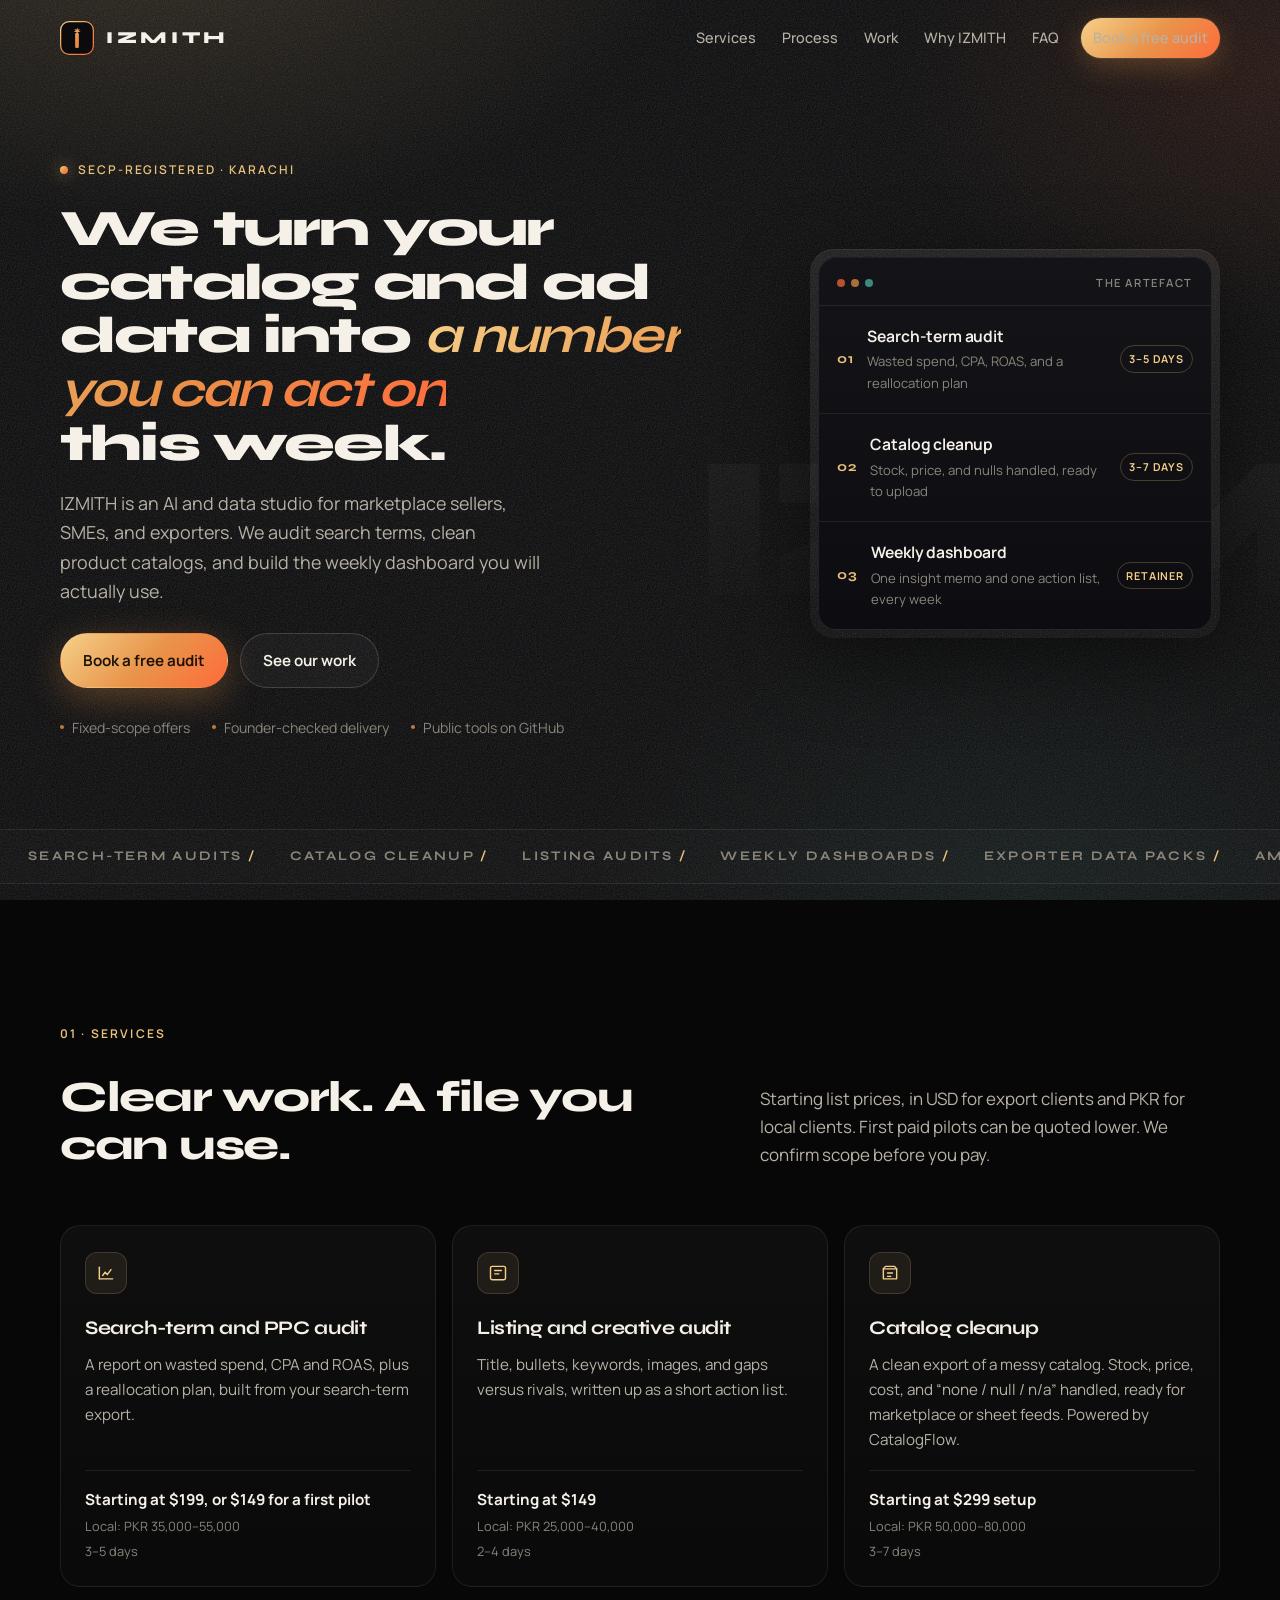
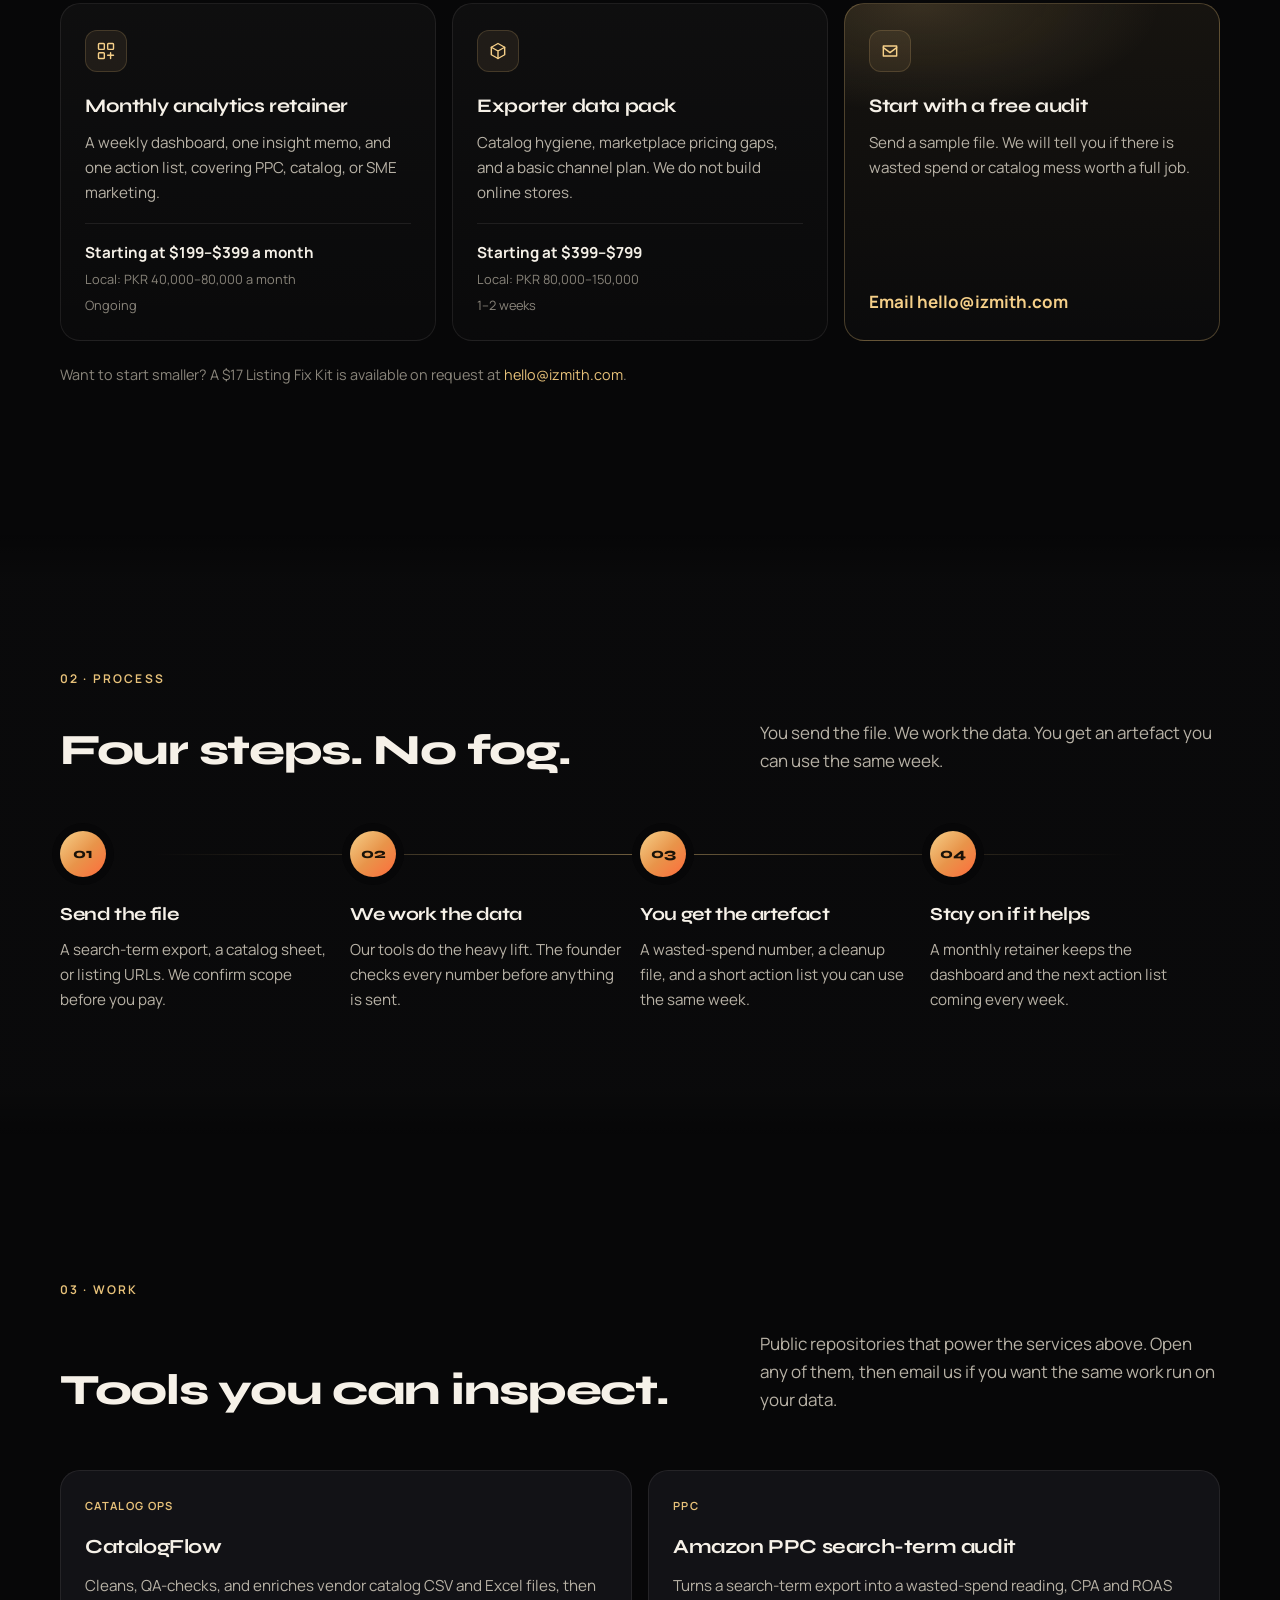
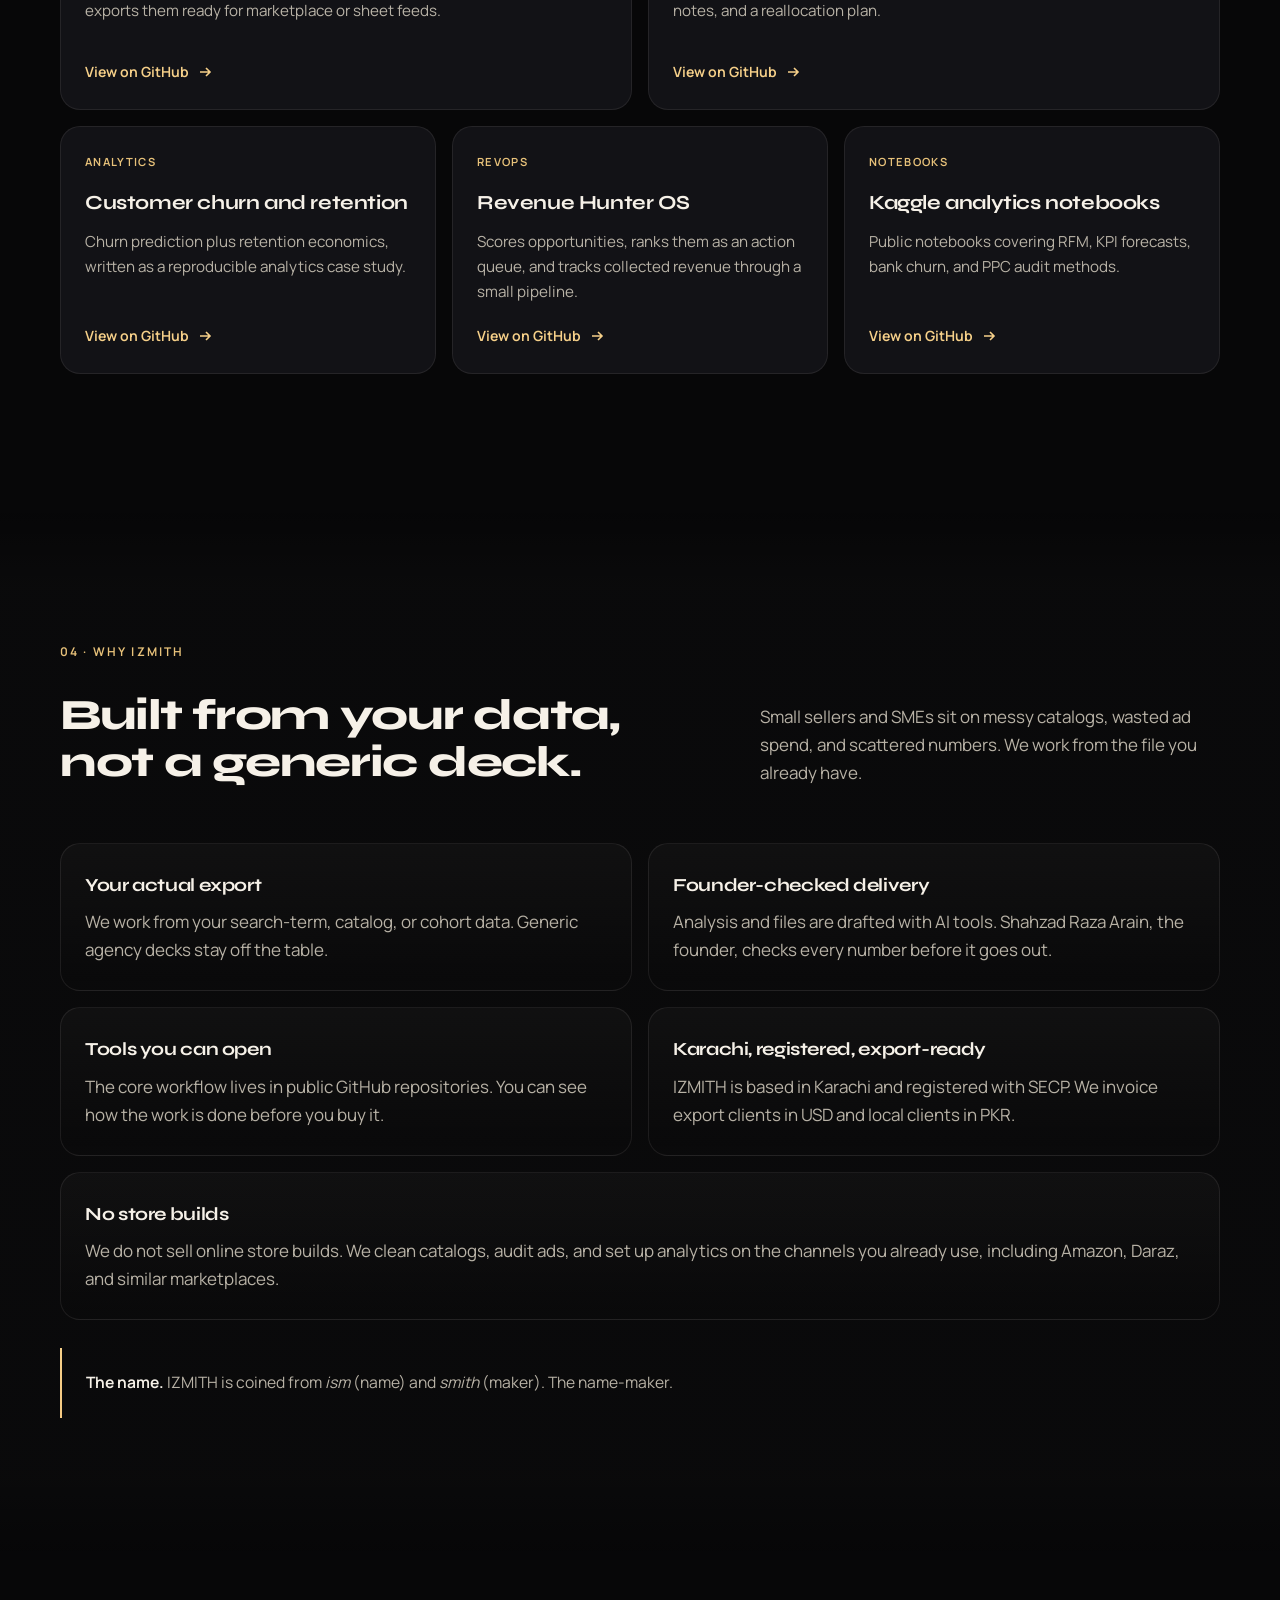
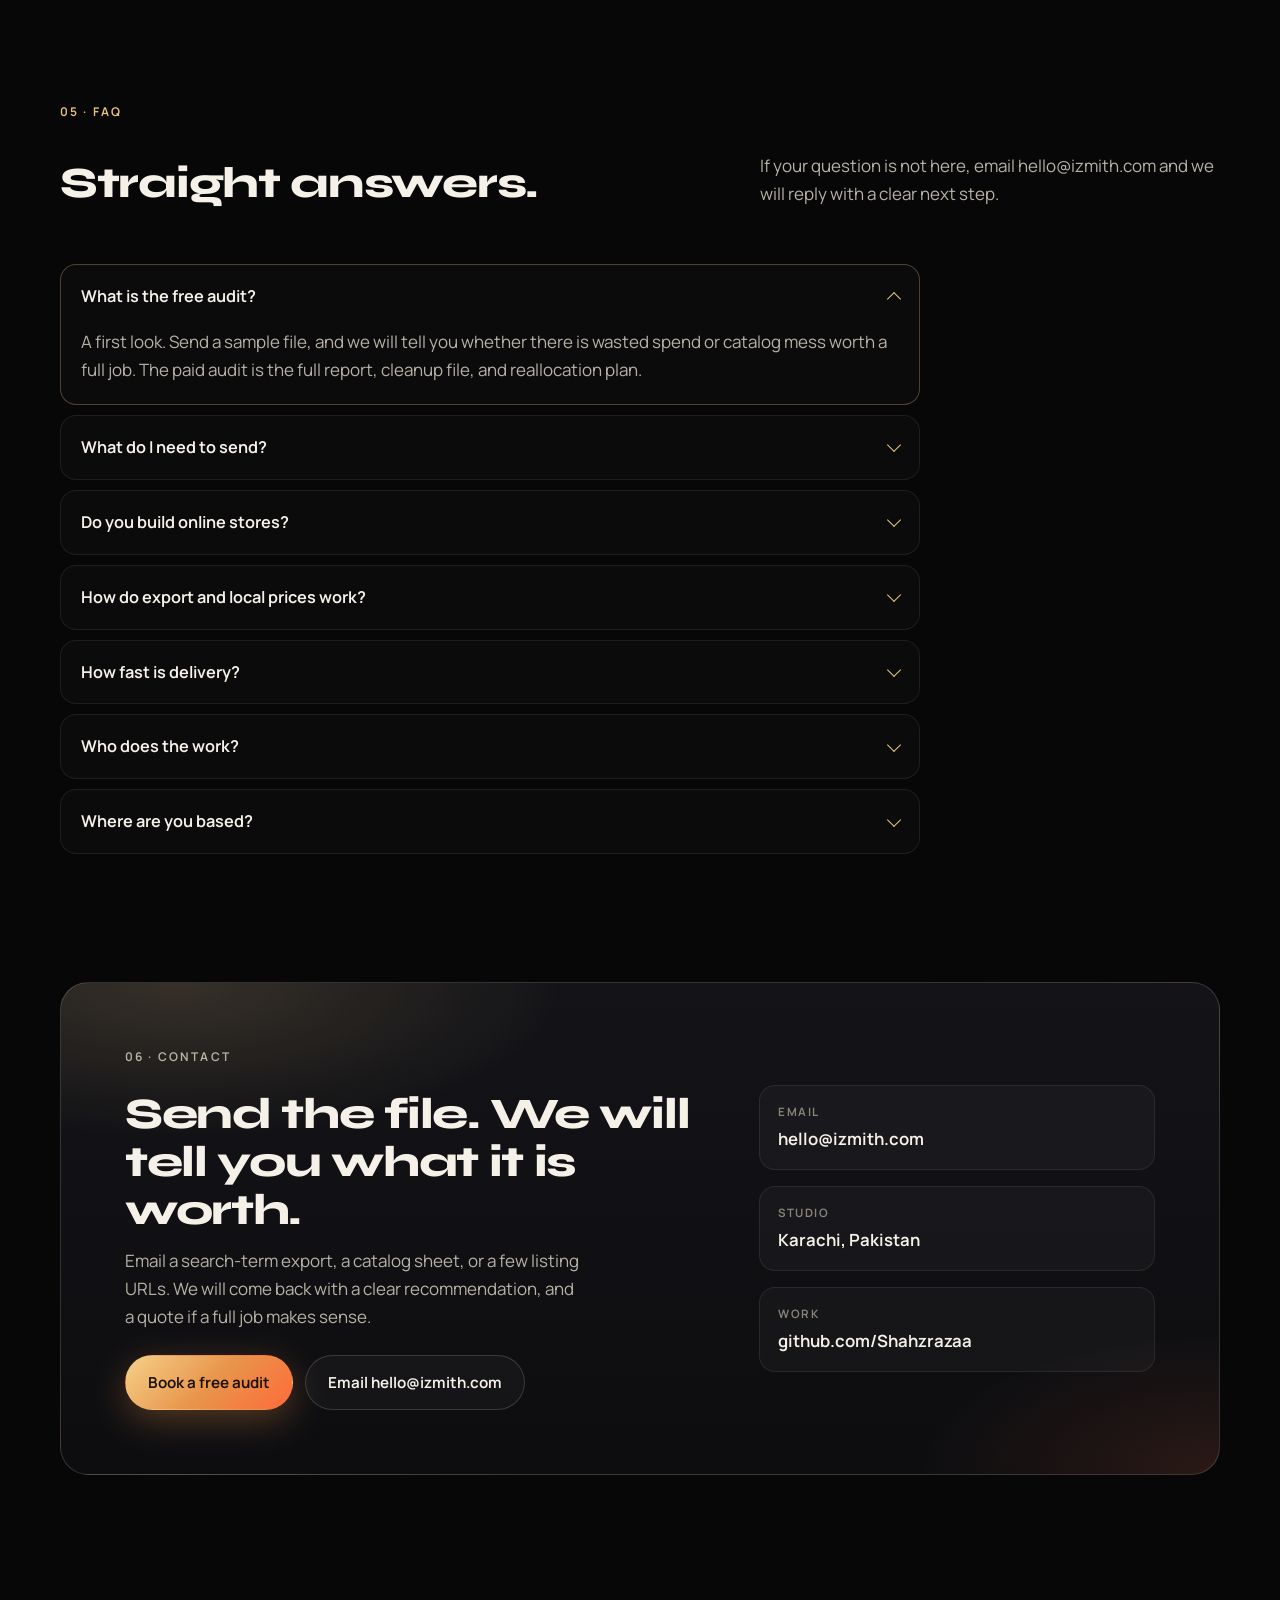
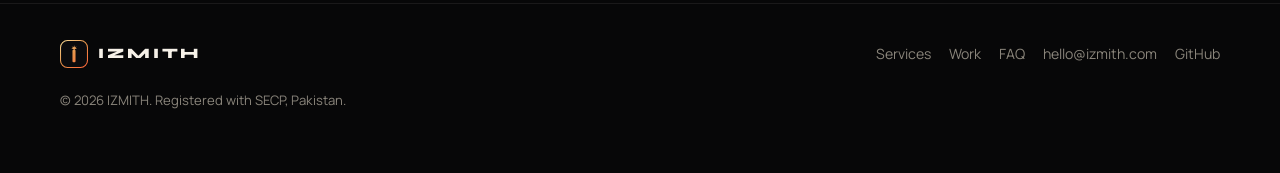
<file: index.html>
<!DOCTYPE html>
<html lang="en">
<head>
  <meta charset="utf-8">
  <meta name="viewport" content="width=device-width, initial-scale=1">
  <title>IZMITH | Catalog, ads, and analytics you can use this week</title>
  <meta name="description" content="IZMITH is an SECP-registered AI and data studio in Karachi. We audit marketplace search terms, clean product catalogs, and build weekly dashboards for sellers, SMEs, and exporters.">
  <meta name="theme-color" content="#070708">
  <meta name="color-scheme" content="dark">
  <link rel="canonical" href="https://izmith.com/">
  <link rel="icon" type="image/svg+xml" href="assets/img/favicon.svg">
  <link rel="icon" type="image/png" sizes="32x32" href="assets/img/favicon-32.png">
  <link rel="apple-touch-icon" href="assets/img/apple-touch-icon.png">
  <meta property="og:type" content="website">
  <meta property="og:site_name" content="IZMITH">
  <meta property="og:title" content="IZMITH | Catalog, ads, and analytics you can use this week">
  <meta property="og:description" content="SECP-registered AI and data studio in Karachi. Search-term audits, catalog cleanup, and weekly dashboards for sellers, SMEs, and exporters.">
  <meta property="og:url" content="https://izmith.com/">
  <meta property="og:image" content="https://izmith.com/assets/img/og.png">
  <meta property="og:image:width" content="1200">
  <meta property="og:image:height" content="630">
  <meta name="twitter:card" content="summary_large_image">
  <meta name="twitter:title" content="IZMITH | Catalog, ads, and analytics you can use this week">
  <meta name="twitter:description" content="SECP-registered AI and data studio in Karachi. Search-term audits, catalog cleanup, and weekly dashboards.">
  <meta name="twitter:image" content="https://izmith.com/assets/img/og.png">
  <link rel="preconnect" href="https://fonts.googleapis.com">
  <link rel="preconnect" href="https://fonts.gstatic.com" crossorigin>
  <link rel="stylesheet" href="https://fonts.googleapis.com/css2?family=Manrope:wght@400;500;600;700;800&family=Syne:ital,wght@0,600;0,700;0,800;1,700&display=swap">
  <link rel="stylesheet" href="assets/css/style.css">
  <script type="application/ld+json">
  {
    "@context": "https://schema.org",
    "@type": "Organization",
    "name": "IZMITH",
    "legalName": "IZMITH (Private) Limited",
    "url": "https://izmith.com",
    "email": "hello@izmith.com",
    "description": "AI and data studio for catalog cleanup, marketplace ad audits, and weekly analytics dashboards.",
    "address": {
      "@type": "PostalAddress",
      "addressLocality": "Karachi",
      "addressCountry": "PK"
    }
  }
  </script>
</head>
<body>
  <div class="page-bg" aria-hidden="true"></div>
  <a class="skip" href="#main">Skip to content</a>

  <header class="site-header">
    <div class="wrap nav">
      <a class="brand" href="#top" aria-label="IZMITH home">
        <img src="assets/img/logo.svg" width="34" height="34" alt="">
        <span class="brand-name">IZMITH</span>
      </a>
      <button class="nav-toggle" type="button" aria-expanded="false" aria-controls="nav-panel" aria-label="Open menu">
        <span class="nav-toggle-bars" aria-hidden="true"><span></span></span>
      </button>
      <div class="nav-panel" id="nav-panel">
        <nav class="nav-links" aria-label="Primary">
          <a href="#services">Services</a>
          <a href="#process">Process</a>
          <a href="#work">Work</a>
          <a href="#why">Why IZMITH</a>
          <a href="#faq">FAQ</a>
          <a class="nav-cta" href="mailto:hello@izmith.com?subject=Book%20a%20free%20audit">Book a free audit</a>
        </nav>
      </div>
    </div>
  </header>

  <main id="main">
    <section class="hero" id="top">
      <div class="giant-mark" aria-hidden="true">IZMITH</div>
      <div class="wrap hero-grid">
        <div>
          <p class="eyebrow reveal">SECP-registered · Karachi</p>
          <h1 class="reveal reveal-d1">We turn your catalog and ad data into <em>a number you can act on</em> this&nbsp;week.</h1>
          <p class="hero-lead reveal reveal-d2">IZMITH is an AI and data studio for marketplace sellers, SMEs, and exporters. We audit search terms, clean product catalogs, and build the weekly dashboard you will actually use.</p>
          <div class="hero-actions reveal reveal-d3">
            <a class="btn btn-primary" href="mailto:hello@izmith.com?subject=Book%20a%20free%20audit">Book a free audit</a>
            <a class="btn btn-ghost" href="#work">See our work</a>
          </div>
          <div class="hero-meta reveal reveal-d3">
            <span>Fixed-scope offers</span>
            <span>Founder-checked delivery</span>
            <span>Public tools on GitHub</span>
          </div>
        </div>
        <aside class="hero-panel reveal reveal-d2" aria-label="What you walk away with">
          <div class="hero-panel-card">
            <div class="hero-panel-inner">
              <div class="panel-top">
                <div class="panel-dots" aria-hidden="true"><i></i><i></i><i></i></div>
                <div class="panel-label">The artefact</div>
              </div>
              <div class="panel-row">
                <div class="panel-num">01</div>
                <div>
                  <h3>Search-term audit</h3>
                  <p>Wasted spend, CPA, ROAS, and a reallocation plan</p>
                </div>
                <div class="panel-tag">3–5 days</div>
              </div>
              <div class="panel-row">
                <div class="panel-num">02</div>
                <div>
                  <h3>Catalog cleanup</h3>
                  <p>Stock, price, and nulls handled, ready to upload</p>
                </div>
                <div class="panel-tag">3–7 days</div>
              </div>
              <div class="panel-row">
                <div class="panel-num">03</div>
                <div>
                  <h3>Weekly dashboard</h3>
                  <p>One insight memo and one action list, every week</p>
                </div>
                <div class="panel-tag">Retainer</div>
              </div>
            </div>
          </div>
        </aside>
      </div>
    </section>

    <div class="marquee" aria-hidden="true">
      <div class="marquee-track">
        <span>Search-term audits <em>/</em> Catalog cleanup <em>/</em> Listing audits <em>/</em> Weekly dashboards <em>/</em> Exporter data packs <em>/</em> Amazon <em>/</em> Daraz <em>/</em> SME analytics <em>/</em></span>
        <span>Search-term audits <em>/</em> Catalog cleanup <em>/</em> Listing audits <em>/</em> Weekly dashboards <em>/</em> Exporter data packs <em>/</em> Amazon <em>/</em> Daraz <em>/</em> SME analytics <em>/</em></span>
      </div>
    </div>

    <section class="block" id="services">
      <div class="wrap">
        <div class="section-head">
          <p class="section-kicker">01 · Services</p>
          <h2>Clear work. A file you can use.</h2>
          <p class="lead">Starting list prices, in USD for export clients and PKR for local clients. First paid pilots can be quoted lower. We confirm scope before you pay.</p>
        </div>
        <div class="services-grid">
          <article class="service">
            <div class="service-icon" aria-hidden="true">
              <svg viewBox="0 0 24 24" fill="none" stroke="currentColor" stroke-width="1.7" stroke-linecap="round" stroke-linejoin="round"><path d="M4 19V5"/><path d="M4 19h16"/><path d="M8 15l3-4 2.5 3L18 8"/></svg>
            </div>
            <h3>Search-term and PPC audit</h3>
            <p>A report on wasted spend, CPA and ROAS, plus a reallocation plan, built from your search-term export.</p>
            <div class="service-meta">
              <div class="price">Starting at $199, or $149 for a first pilot</div>
              <div class="price-sub">Local: PKR 35,000–55,000</div>
              <div class="time">3–5 days</div>
            </div>
          </article>
          <article class="service">
            <div class="service-icon" aria-hidden="true">
              <svg viewBox="0 0 24 24" fill="none" stroke="currentColor" stroke-width="1.7" stroke-linecap="round" stroke-linejoin="round"><rect x="3" y="4" width="18" height="16" rx="2"/><path d="M8 9h8M8 13h5"/></svg>
            </div>
            <h3>Listing and creative audit</h3>
            <p>Title, bullets, keywords, images, and gaps versus rivals, written up as a short action list.</p>
            <div class="service-meta">
              <div class="price">Starting at $149</div>
              <div class="price-sub">Local: PKR 25,000–40,000</div>
              <div class="time">2–4 days</div>
            </div>
          </article>
          <article class="service">
            <div class="service-icon" aria-hidden="true">
              <svg viewBox="0 0 24 24" fill="none" stroke="currentColor" stroke-width="1.7" stroke-linecap="round" stroke-linejoin="round"><path d="M4 7h16v12H4z"/><path d="M4 7l2.5-3h11L20 7"/><path d="M9 12h6M9 16h4"/></svg>
            </div>
            <h3>Catalog cleanup</h3>
            <p>A clean export of a messy catalog. Stock, price, cost, and “none / null / n/a” handled, ready for marketplace or sheet feeds. Powered by CatalogFlow.</p>
            <div class="service-meta">
              <div class="price">Starting at $299 setup</div>
              <div class="price-sub">Local: PKR 50,000–80,000</div>
              <div class="time">3–7 days</div>
            </div>
          </article>
          <article class="service">
            <div class="service-icon" aria-hidden="true">
              <svg viewBox="0 0 24 24" fill="none" stroke="currentColor" stroke-width="1.7" stroke-linecap="round" stroke-linejoin="round"><rect x="3" y="3" width="7" height="7" rx="1"/><rect x="14" y="3" width="7" height="7" rx="1"/><rect x="3" y="14" width="7" height="7" rx="1"/><path d="M14 17h7M17.5 14v7"/></svg>
            </div>
            <h3>Monthly analytics retainer</h3>
            <p>A weekly dashboard, one insight memo, and one action list, covering PPC, catalog, or SME marketing.</p>
            <div class="service-meta">
              <div class="price">Starting at $199–$399 a month</div>
              <div class="price-sub">Local: PKR 40,000–80,000 a month</div>
              <div class="time">Ongoing</div>
            </div>
          </article>
          <article class="service">
            <div class="service-icon" aria-hidden="true">
              <svg viewBox="0 0 24 24" fill="none" stroke="currentColor" stroke-width="1.7" stroke-linecap="round" stroke-linejoin="round"><path d="M12 3l8 4.5v9L12 21l-8-4.5v-9L12 3z"/><path d="M12 12l8-4.5M12 12v9M12 12L4 7.5"/></svg>
            </div>
            <h3>Exporter data pack</h3>
            <p>Catalog hygiene, marketplace pricing gaps, and a basic channel plan. We do not build online stores.</p>
            <div class="service-meta">
              <div class="price">Starting at $399–$799</div>
              <div class="price-sub">Local: PKR 80,000–150,000</div>
              <div class="time">1–2 weeks</div>
            </div>
          </article>
          <a class="service service-cta" href="mailto:hello@izmith.com?subject=Book%20a%20free%20audit">
            <div class="service-icon" aria-hidden="true">
              <svg viewBox="0 0 24 24" fill="none" stroke="currentColor" stroke-width="1.7" stroke-linecap="round" stroke-linejoin="round"><path d="M4 6h16v12H4z"/><path d="M4 8l8 6 8-6"/></svg>
            </div>
            <h3>Start with a free audit</h3>
            <p>Send a sample file. We will tell you if there is wasted spend or catalog mess worth a full job.</p>
            <span class="cta-go">Email hello@izmith.com</span>
          </a>
        </div>
        <p class="service-note">Want to start smaller? A $17 Listing Fix Kit is available on request at <a href="mailto:hello@izmith.com?subject=Listing%20Fix%20Kit">hello@izmith.com</a>.</p>
      </div>
    </section>

    <section class="block process" id="process">
      <div class="wrap">
        <div class="section-head">
          <p class="section-kicker">02 · Process</p>
          <h2>Four steps. No fog.</h2>
          <p class="lead">You send the file. We work the data. You get an artefact you can use the same week.</p>
        </div>
        <div class="steps">
          <article class="step">
            <div class="step-num">01</div>
            <h3>Send the file</h3>
            <p>A search-term export, a catalog sheet, or listing URLs. We confirm scope before you pay.</p>
          </article>
          <article class="step">
            <div class="step-num">02</div>
            <h3>We work the data</h3>
            <p>Our tools do the heavy lift. The founder checks every number before anything is sent.</p>
          </article>
          <article class="step">
            <div class="step-num">03</div>
            <h3>You get the artefact</h3>
            <p>A wasted-spend number, a cleanup file, and a short action list you can use the same week.</p>
          </article>
          <article class="step">
            <div class="step-num">04</div>
            <h3>Stay on if it helps</h3>
            <p>A monthly retainer keeps the dashboard and the next action list coming every week.</p>
          </article>
        </div>
      </div>
    </section>

    <section class="block" id="work">
      <div class="wrap">
        <div class="section-head">
          <p class="section-kicker">03 · Work</p>
          <h2>Tools you can inspect.</h2>
          <p class="lead">Public repositories that power the services above. Open any of them, then email us if you want the same work run on your data.</p>
        </div>
        <div class="work-grid">
          <a class="work-card wide" href="https://github.com/Shahzrazaa/catalogflow-ai-data-operations" rel="noopener noreferrer" target="_blank">
            <div class="work-tag">Catalog ops</div>
            <h3>CatalogFlow</h3>
            <p>Cleans, QA-checks, and enriches vendor catalog CSV and Excel files, then exports them ready for marketplace or sheet feeds.</p>
            <span class="work-go">View on GitHub <svg viewBox="0 0 16 16" fill="none" stroke="currentColor" stroke-width="1.6" aria-hidden="true"><path d="M3 8h10M9 4l4 4-4 4"/></svg></span>
          </a>
          <a class="work-card wide" href="https://github.com/Shahzrazaa/amazon-ppc-search-term-audit" rel="noopener noreferrer" target="_blank">
            <div class="work-tag">PPC</div>
            <h3>Amazon PPC search-term audit</h3>
            <p>Turns a search-term export into a wasted-spend reading, CPA and ROAS notes, and a reallocation plan.</p>
            <span class="work-go">View on GitHub <svg viewBox="0 0 16 16" fill="none" stroke="currentColor" stroke-width="1.6" aria-hidden="true"><path d="M3 8h10M9 4l4 4-4 4"/></svg></span>
          </a>
          <a class="work-card" href="https://github.com/Shahzrazaa/customer-churn-retention-strategy" rel="noopener noreferrer" target="_blank">
            <div class="work-tag">Analytics</div>
            <h3>Customer churn and retention</h3>
            <p>Churn prediction plus retention economics, written as a reproducible analytics case study.</p>
            <span class="work-go">View on GitHub <svg viewBox="0 0 16 16" fill="none" stroke="currentColor" stroke-width="1.6" aria-hidden="true"><path d="M3 8h10M9 4l4 4-4 4"/></svg></span>
          </a>
          <a class="work-card" href="https://github.com/Shahzrazaa/revenue-hunter-os" rel="noopener noreferrer" target="_blank">
            <div class="work-tag">RevOps</div>
            <h3>Revenue Hunter OS</h3>
            <p>Scores opportunities, ranks them as an action queue, and tracks collected revenue through a small pipeline.</p>
            <span class="work-go">View on GitHub <svg viewBox="0 0 16 16" fill="none" stroke="currentColor" stroke-width="1.6" aria-hidden="true"><path d="M3 8h10M9 4l4 4-4 4"/></svg></span>
          </a>
          <a class="work-card" href="https://github.com/Shahzrazaa/kaggle-analytics-notebooks" rel="noopener noreferrer" target="_blank">
            <div class="work-tag">Notebooks</div>
            <h3>Kaggle analytics notebooks</h3>
            <p>Public notebooks covering RFM, KPI forecasts, bank churn, and PPC audit methods.</p>
            <span class="work-go">View on GitHub <svg viewBox="0 0 16 16" fill="none" stroke="currentColor" stroke-width="1.6" aria-hidden="true"><path d="M3 8h10M9 4l4 4-4 4"/></svg></span>
          </a>
        </div>
      </div>
    </section>

    <section class="block process" id="why">
      <div class="wrap">
        <div class="section-head">
          <p class="section-kicker">04 · Why IZMITH</p>
          <h2>Built from your data, not a generic deck.</h2>
          <p class="lead">Small sellers and SMEs sit on messy catalogs, wasted ad spend, and scattered numbers. We work from the file you already have.</p>
        </div>
        <div class="why-grid">
          <article class="why-card">
            <h3>Your actual export</h3>
            <p>We work from your search-term, catalog, or cohort data. Generic agency decks stay off the table.</p>
          </article>
          <article class="why-card">
            <h3>Founder-checked delivery</h3>
            <p>Analysis and files are drafted with AI tools. Shahzad Raza Arain, the founder, checks every number before it goes out.</p>
          </article>
          <article class="why-card">
            <h3>Tools you can open</h3>
            <p>The core workflow lives in public GitHub repositories. You can see how the work is done before you buy it.</p>
          </article>
          <article class="why-card">
            <h3>Karachi, registered, export-ready</h3>
            <p>IZMITH is based in Karachi and registered with SECP. We invoice export clients in USD and local clients in PKR.</p>
          </article>
          <article class="why-card span-2">
            <h3>No store builds</h3>
            <p>We do not sell online store builds. We clean catalogs, audit ads, and set up analytics on the channels you already use, including Amazon, Daraz, and similar marketplaces.</p>
          </article>
        </div>
        <p class="origin"><strong>The name.</strong> IZMITH is coined from <em>ism</em> (name) and <em>smith</em> (maker). The name-maker.</p>
      </div>
    </section>

    <section class="block" id="faq">
      <div class="wrap">
        <div class="section-head">
          <p class="section-kicker">05 · FAQ</p>
          <h2>Straight answers.</h2>
          <p class="lead">If your question is not here, email hello@izmith.com and we will reply with a clear next step.</p>
        </div>
        <div class="faq-list">
          <details class="faq-item" open>
            <summary>What is the free audit?</summary>
            <p class="answer">A first look. Send a sample file, and we will tell you whether there is wasted spend or catalog mess worth a full job. The paid audit is the full report, cleanup file, and reallocation plan.</p>
          </details>
          <details class="faq-item">
            <summary>What do I need to send?</summary>
            <p class="answer">For a PPC audit, your search-term export. For catalog work, a CSV or Excel of the catalog. For a listing audit, the live listing URLs. If you are unsure, email the file and we will tell you if it is enough.</p>
          </details>
          <details class="faq-item">
            <summary>Do you build online stores?</summary>
            <p class="answer">No. We do not sell store builds. We clean catalogs, audit ads, and set up analytics on the channels you already use.</p>
          </details>
          <details class="faq-item">
            <summary>How do export and local prices work?</summary>
            <p class="answer">Export clients are invoiced in USD at the starting prices listed above. Pakistani clients can be invoiced in PKR at the local starting prices. First paid pilots can be quoted lower.</p>
          </details>
          <details class="faq-item">
            <summary>How fast is delivery?</summary>
            <p class="answer">Listing audits take 2–4 days. PPC audits take 3–5 days. Catalog cleanup takes 3–7 days. An exporter data pack takes 1–2 weeks.</p>
          </details>
          <details class="faq-item">
            <summary>Who does the work?</summary>
            <p class="answer">Shahzad Raza Arain, the founder, scopes and checks every job. Analysis and files are drafted with AI tools, then reviewed before delivery.</p>
          </details>
          <details class="faq-item">
            <summary>Where are you based?</summary>
            <p class="answer">Karachi, Pakistan. IZMITH is registered with the Securities and Exchange Commission of Pakistan. We work with clients locally and abroad.</p>
          </details>
        </div>
      </div>
    </section>

    <section class="contact" id="contact">
      <div class="wrap">
        <div class="contact-panel">
          <div>
            <p class="section-kicker">06 · Contact</p>
            <h2>Send the file. We will tell you what it is worth.</h2>
            <p>Email a search-term export, a catalog sheet, or a few listing URLs. We will come back with a clear recommendation, and a quote if a full job makes sense.</p>
            <div class="contact-actions">
              <a class="btn btn-primary" href="mailto:hello@izmith.com?subject=Book%20a%20free%20audit">Book a free audit</a>
              <a class="btn btn-ghost" href="mailto:hello@izmith.com">Email hello@izmith.com</a>
            </div>
          </div>
          <div class="contact-aside">
            <a class="contact-chip" href="mailto:hello@izmith.com">
              <span>Email</span>
              <strong>hello@izmith.com</strong>
            </a>
            <div class="contact-chip">
              <span>Studio</span>
              <strong>Karachi, Pakistan</strong>
            </div>
            <a class="contact-chip" href="https://github.com/Shahzrazaa" rel="noopener noreferrer" target="_blank">
              <span>Work</span>
              <strong>github.com/Shahzrazaa</strong>
            </a>
          </div>
        </div>
      </div>
    </section>
  </main>

  <footer class="site-footer">
    <div class="wrap">
      <div class="footer-row">
        <a class="footer-brand" href="#top">
          <img src="assets/img/logo.svg" width="28" height="28" alt="">
          <span>IZMITH</span>
        </a>
        <nav class="footer-links" aria-label="Footer">
          <a href="#services">Services</a>
          <a href="#work">Work</a>
          <a href="#faq">FAQ</a>
          <a href="mailto:hello@izmith.com">hello@izmith.com</a>
          <a href="https://github.com/Shahzrazaa" rel="noopener noreferrer" target="_blank">GitHub</a>
        </nav>
      </div>
      <p class="footer-legal">© 2026 IZMITH. Registered with SECP, Pakistan.</p>
    </div>
  </footer>

  <script src="assets/js/main.js"></script>
</body>
</html>
</file>
<file: assets/css/style.css>
/* IZMITH marketing site. Dark premium theme. */
:root {
  --bg: #070708;
  --bg-2: #0c0c0f;
  --surface: #121216;
  --surface-2: #18181d;
  --line: rgba(246, 241, 232, 0.08);
  --line-strong: rgba(246, 241, 232, 0.16);
  --text: #f6f1e8;
  --text-dim: #b8b2a6;
  --muted: #8a857b;
  --gold: #e8c27a;
  --gold-2: #f6d089;
  --copper: #e8944a;
  --ember: #ff6b3b;
  --teal: #5eead4;
  --grad: linear-gradient(135deg, #f6d089 0%, #e8944a 52%, #ff6b3b 100%);
  --font-display: "Syne", system-ui, sans-serif;
  --font-body: "Manrope", system-ui, sans-serif;
  --radius: 20px;
  --max: 1160px;
  --pad: clamp(20px, 5vw, 56px);
  --nav-h: 76px;
  --shadow: 0 24px 80px rgba(0, 0, 0, 0.45);
}

*,
*::before,
*::after { box-sizing: border-box; }

html {
  scroll-behavior: smooth;
  scroll-padding-top: calc(var(--nav-h) + 12px);
}

html, body { margin: 0; padding: 0; }

body {
  font-family: var(--font-body);
  font-size: 17px;
  line-height: 1.65;
  color: var(--text);
  background: var(--bg);
  -webkit-font-smoothing: antialiased;
  text-rendering: optimizeLegibility;
  overflow-x: hidden;
}

img, svg { display: block; max-width: 100%; }

a { color: inherit; }

button, a { -webkit-tap-highlight-color: transparent; }

:focus { outline: none; }

:focus-visible {
  outline: 2px solid var(--gold-2);
  outline-offset: 3px;
}

.skip {
  position: absolute;
  left: 12px;
  top: -48px;
  z-index: 100;
  background: var(--text);
  color: var(--bg);
  padding: 8px 14px;
  border-radius: 8px;
  font-weight: 600;
  text-decoration: none;
}

.skip:focus { top: 12px; }

.wrap {
  width: min(var(--max), calc(100% - var(--pad) * 2));
  margin-inline: auto;
}

/* Grain + ambient glow */
.page-bg {
  position: fixed;
  inset: 0;
  pointer-events: none;
  z-index: 0;
  background:
    radial-gradient(900px 520px at 12% -10%, rgba(232, 194, 122, 0.16), transparent 60%),
    radial-gradient(700px 480px at 100% 8%, rgba(255, 107, 59, 0.10), transparent 55%),
    radial-gradient(800px 600px at 80% 100%, rgba(94, 234, 212, 0.05), transparent 55%);
}

.page-bg::after {
  content: "";
  position: absolute;
  inset: 0;
  opacity: 0.35;
  background-image: url("data:image/svg+xml,%3Csvg xmlns='http://www.w3.org/2000/svg' width='160' height='160'%3E%3Cfilter id='n'%3E%3CfeTurbulence type='fractalNoise' baseFrequency='.85' numOctaves='2' stitchTiles='stitch'/%3E%3C/filter%3E%3Crect width='160' height='160' filter='url(%23n)' opacity='.55'/%3E%3C/svg%3E");
  mix-blend-mode: overlay;
}

.site-header,
main,
.site-footer { position: relative; z-index: 1; }

/* Header */
.site-header {
  position: sticky;
  top: 0;
  z-index: 50;
  height: var(--nav-h);
  transition: background 0.3s, border-color 0.3s, backdrop-filter 0.3s;
  border-bottom: 1px solid transparent;
}

.site-header.is-scrolled {
  background: rgba(7, 7, 8, 0.72);
  backdrop-filter: blur(18px) saturate(1.2);
  -webkit-backdrop-filter: blur(18px) saturate(1.2);
  border-bottom-color: var(--line);
}

.nav {
  height: var(--nav-h);
  display: flex;
  align-items: center;
  justify-content: space-between;
  gap: 24px;
}

.brand {
  display: flex;
  align-items: center;
  gap: 12px;
  text-decoration: none;
  color: var(--text);
}

.brand img, .brand svg { width: 34px; height: 34px; flex-shrink: 0; }

.brand-name {
  font-family: var(--font-display);
  font-weight: 800;
  font-size: 1.05rem;
  letter-spacing: 0.22em;
  line-height: 1;
}

.nav-links {
  display: flex;
  align-items: center;
  gap: 2px;
}

.nav-links a {
  text-decoration: none;
  color: var(--text-dim);
  font-size: 0.9rem;
  font-weight: 500;
  padding: 8px 12px;
  border-radius: 999px;
  transition: color 0.2s, background 0.2s;
}

.nav-links a:hover { color: var(--text); background: rgba(246, 241, 232, 0.05); }

.nav-cta {
  margin-left: 8px;
  text-decoration: none;
  font-weight: 650;
  font-size: 0.88rem;
  padding: 10px 16px;
  border-radius: 999px;
  color: #1a1208;
  background: var(--grad);
  box-shadow: 0 0 0 1px rgba(255, 255, 255, 0.08), 0 8px 28px rgba(232, 148, 74, 0.28);
  transition: transform 0.2s, box-shadow 0.2s, filter 0.2s;
}

.nav-cta:hover {
  transform: translateY(-1px);
  filter: brightness(1.06);
  box-shadow: 0 0 0 1px rgba(255, 255, 255, 0.12), 0 12px 32px rgba(232, 148, 74, 0.4);
}

.nav-toggle {
  display: none;
  width: 44px;
  height: 44px;
  border: 1px solid var(--line-strong);
  border-radius: 10px;
  background: rgba(246, 241, 232, 0.03);
  color: var(--text);
  cursor: pointer;
  align-items: center;
  justify-content: center;
  padding: 0;
}

.nav-toggle-bars {
  width: 18px;
  height: 12px;
  position: relative;
  display: block;
}

.nav-toggle-bars span,
.nav-toggle-bars::before,
.nav-toggle-bars::after {
  content: "";
  position: absolute;
  left: 0;
  width: 18px;
  height: 1.5px;
  background: var(--text);
  border-radius: 2px;
  transition: transform 0.25s, opacity 0.25s, top 0.25s;
}

.nav-toggle-bars span { top: 5.25px; }
.nav-toggle-bars::before { top: 0; }
.nav-toggle-bars::after { top: 10.5px; }

.nav-toggle[aria-expanded="true"] .nav-toggle-bars span { opacity: 0; }
.nav-toggle[aria-expanded="true"] .nav-toggle-bars::before {
  top: 5.25px;
  transform: rotate(45deg);
}
.nav-toggle[aria-expanded="true"] .nav-toggle-bars::after {
  top: 5.25px;
  transform: rotate(-45deg);
}

/* Buttons */
.btn {
  display: inline-flex;
  align-items: center;
  justify-content: center;
  gap: 8px;
  text-decoration: none;
  font-weight: 650;
  font-size: 0.95rem;
  padding: 14px 22px;
  border-radius: 999px;
  border: 1px solid transparent;
  transition: transform 0.2s, box-shadow 0.2s, background 0.2s, border-color 0.2s, color 0.2s, filter 0.2s;
  cursor: pointer;
}

.btn-primary {
  color: #1a1208;
  background: var(--grad);
  box-shadow: 0 10px 36px rgba(232, 148, 74, 0.32);
}

.btn-primary:hover {
  transform: translateY(-2px);
  filter: brightness(1.06);
  box-shadow: 0 16px 40px rgba(232, 148, 74, 0.42);
}

.btn-ghost {
  color: var(--text);
  background: rgba(246, 241, 232, 0.03);
  border-color: var(--line-strong);
}

.btn-ghost:hover {
  transform: translateY(-2px);
  background: rgba(246, 241, 232, 0.07);
  border-color: rgba(246, 241, 232, 0.28);
}

/* Hero */
.hero {
  position: relative;
  padding: clamp(32px, 6vw, 72px) 0 clamp(56px, 7vw, 96px);
  overflow: hidden;
}

.hero-grid {
  display: grid;
  grid-template-columns: minmax(0, 1.28fr) minmax(300px, 0.78fr);
  gap: clamp(36px, 6vw, 80px);
  align-items: center;
}

.eyebrow {
  display: inline-flex;
  align-items: center;
  gap: 10px;
  font-size: 0.75rem;
  font-weight: 600;
  letter-spacing: 0.16em;
  text-transform: uppercase;
  color: var(--gold);
  margin-bottom: 22px;
}

.eyebrow::before {
  content: "";
  width: 8px;
  height: 8px;
  border-radius: 50%;
  background: var(--grad);
  box-shadow: 0 0 16px rgba(232, 194, 122, 0.7);
}

.hero h1 {
  font-family: var(--font-display);
  font-weight: 800;
  font-size: clamp(2.15rem, 4vw, 3.35rem);
  line-height: 1.05;
  letter-spacing: -0.035em;
  margin: 0 0 18px;
  max-width: 14em;
}

.hero h1 em {
  font-style: italic;
  font-weight: 700;
  background: var(--grad);
  -webkit-background-clip: text;
  background-clip: text;
  color: transparent;
}

.hero-lead {
  font-size: clamp(1.02rem, 1.4vw, 1.15rem);
  color: var(--text-dim);
  max-width: 44ch;
  margin: 0 0 26px;
}

.hero-actions {
  display: flex;
  flex-wrap: wrap;
  gap: 12px;
  margin-bottom: 28px;
}

.hero-meta {
  display: flex;
  flex-wrap: wrap;
  gap: 8px 22px;
  color: var(--muted);
  font-size: 0.88rem;
}

.hero-meta span {
  display: inline-flex;
  align-items: center;
  gap: 8px;
}

.hero-meta span::before {
  content: "";
  width: 4px;
  height: 4px;
  border-radius: 50%;
  background: var(--copper);
  opacity: 0.8;
}

.hero-panel {
  position: relative;
}

.hero-panel-card {
  position: relative;
  border-radius: 24px;
  padding: 8px;
  background:
    linear-gradient(180deg, rgba(246, 241, 232, 0.08), rgba(246, 241, 232, 0.02));
  box-shadow: var(--shadow), inset 0 1px 0 rgba(255, 255, 255, 0.06);
}

.hero-panel-inner {
  background: linear-gradient(180deg, #141418, #0d0d11);
  border: 1px solid var(--line);
  border-radius: 18px;
  overflow: hidden;
}

.panel-top {
  display: flex;
  align-items: center;
  justify-content: space-between;
  padding: 16px 18px 12px;
  border-bottom: 1px solid var(--line);
}

.panel-dots {
  display: flex;
  gap: 6px;
}

.panel-dots i {
  width: 8px;
  height: 8px;
  border-radius: 50%;
  background: rgba(246, 241, 232, 0.16);
  display: block;
}

.panel-dots i:first-child { background: #ff6b3b; opacity: 0.7; }
.panel-dots i:nth-child(2) { background: #e8944a; opacity: 0.7; }
.panel-dots i:nth-child(3) { background: #5eead4; opacity: 0.55; }

.panel-label {
  font-size: 0.7rem;
  letter-spacing: 0.14em;
  text-transform: uppercase;
  color: var(--muted);
  font-weight: 600;
}

.panel-row {
  display: grid;
  grid-template-columns: auto 1fr auto;
  gap: 14px;
  align-items: center;
  padding: 18px 18px;
  border-bottom: 1px solid var(--line);
}

.panel-row:last-child { border-bottom: 0; }

.panel-num {
  font-family: var(--font-display);
  font-weight: 700;
  font-size: 0.85rem;
  color: var(--gold);
  letter-spacing: 0.06em;
}

.panel-row h3 {
  margin: 0 0 2px;
  font-size: 0.98rem;
  font-weight: 650;
  letter-spacing: -0.01em;
}

.panel-row p {
  margin: 0;
  font-size: 0.82rem;
  color: var(--muted);
}

.panel-tag {
  font-size: 0.68rem;
  font-weight: 650;
  letter-spacing: 0.08em;
  text-transform: uppercase;
  color: var(--gold-2);
  padding: 4px 8px;
  border: 1px solid rgba(232, 194, 122, 0.25);
  border-radius: 999px;
  white-space: nowrap;
}

.giant-mark {
  position: absolute;
  left: 54%;
  top: 58%;
  transform: translateY(-40%);
  font-family: var(--font-display);
  font-weight: 800;
  font-size: clamp(7rem, 16vw, 13rem);
  letter-spacing: -0.06em;
  line-height: 0.8;
  background: linear-gradient(180deg, rgba(246, 241, 232, 0.035), rgba(246, 241, 232, 0.008));
  -webkit-background-clip: text;
  background-clip: text;
  color: transparent;
  pointer-events: none;
  user-select: none;
  z-index: 0;
  white-space: nowrap;
}

/* Marquee */
.marquee {
  border-top: 1px solid var(--line);
  border-bottom: 1px solid var(--line);
  background: rgba(246, 241, 232, 0.015);
  overflow: hidden;
  padding: 16px 0;
}

.marquee-track {
  display: flex;
  width: max-content;
  gap: 0;
  animation: marquee 36s linear infinite;
}

.marquee-track span {
  font-family: var(--font-display);
  font-weight: 700;
  font-size: 0.82rem;
  letter-spacing: 0.18em;
  text-transform: uppercase;
  color: var(--muted);
  padding: 0 28px;
  white-space: nowrap;
}

.marquee-track span em {
  font-style: normal;
  color: var(--gold);
  margin-right: 28px;
}

@keyframes marquee {
  from { transform: translateX(0); }
  to { transform: translateX(-50%); }
}

/* Sections */
section.block { padding: clamp(72px, 10vw, 128px) 0; }

.section-head {
  display: grid;
  grid-template-columns: auto 1fr;
  gap: 18px 28px;
  align-items: end;
  margin-bottom: clamp(36px, 5vw, 56px);
}

.section-kicker {
  grid-column: 1 / -1;
  font-size: 0.75rem;
  font-weight: 650;
  letter-spacing: 0.18em;
  text-transform: uppercase;
  color: var(--gold);
}

.section-head h2 {
  margin: 0;
  font-family: var(--font-display);
  font-weight: 750;
  font-size: clamp(1.8rem, 3.4vw, 2.7rem);
  letter-spacing: -0.03em;
  line-height: 1.1;
  max-width: 16ch;
}

.section-head .lead {
  margin: 0;
  color: var(--text-dim);
  max-width: 46ch;
  justify-self: end;
}

/* Services */
.services-grid {
  display: grid;
  grid-template-columns: repeat(6, 1fr);
  gap: 16px;
}

.service {
  grid-column: span 2;
  position: relative;
  background: linear-gradient(180deg, rgba(246, 241, 232, 0.035), rgba(246, 241, 232, 0.015));
  border: 1px solid var(--line);
  border-radius: var(--radius);
  padding: 26px 24px 24px;
  display: flex;
  flex-direction: column;
  min-height: 100%;
  transition: border-color 0.25s, transform 0.25s, background 0.25s;
}

.service:hover {
  border-color: rgba(232, 194, 122, 0.35);
  transform: translateY(-3px);
  background: linear-gradient(180deg, rgba(232, 194, 122, 0.07), rgba(246, 241, 232, 0.02));
}

.service-icon {
  width: 42px;
  height: 42px;
  border-radius: 12px;
  display: grid;
  place-items: center;
  margin-bottom: 18px;
  background: rgba(232, 194, 122, 0.08);
  border: 1px solid rgba(232, 194, 122, 0.18);
  color: var(--gold-2);
}

.service-icon svg { width: 20px; height: 20px; }

.service h3 {
  margin: 0 0 8px;
  font-family: var(--font-display);
  font-size: 1.2rem;
  font-weight: 700;
  letter-spacing: -0.02em;
}

.service p {
  margin: 0 0 18px;
  color: var(--text-dim);
  font-size: 0.95rem;
  flex: 1;
}

.service-meta {
  display: flex;
  flex-direction: column;
  gap: 4px;
  padding-top: 16px;
  border-top: 1px solid var(--line);
}

.price {
  font-weight: 700;
  color: var(--text);
  font-size: 0.95rem;
}

.price-sub, .time {
  font-size: 0.8rem;
  color: var(--muted);
}

.service-cta {
  text-decoration: none;
  color: inherit;
  justify-content: center;
  background:
    radial-gradient(400px 180px at 20% 0%, rgba(232, 194, 122, 0.16), transparent 60%),
    linear-gradient(180deg, rgba(232, 194, 122, 0.07), rgba(246, 241, 232, 0.02));
  border-color: rgba(232, 194, 122, 0.28);
}

.service-cta .cta-go {
  margin-top: auto;
  font-weight: 700;
  color: var(--gold-2);
  display: inline-flex;
  align-items: center;
  gap: 8px;
}

.service-note {
  margin-top: 22px;
  color: var(--muted);
  font-size: 0.9rem;
}

.service-note a { color: var(--gold); text-decoration: none; }
.service-note a:hover { text-decoration: underline; }

/* Process */
.process {
  background:
    linear-gradient(180deg, transparent, rgba(246, 241, 232, 0.015) 8%, rgba(246, 241, 232, 0.015) 92%, transparent);
}

.steps {
  display: grid;
  grid-template-columns: repeat(4, 1fr);
  gap: 0;
  position: relative;
}

.steps::before {
  content: "";
  position: absolute;
  top: 23px;
  left: 8%;
  right: 8%;
  height: 1px;
  background: linear-gradient(90deg, transparent, rgba(232, 194, 122, 0.45), transparent);
}

.step {
  padding: 0 18px 0 0;
  position: relative;
}

.step-num {
  width: 46px;
  height: 46px;
  border-radius: 50%;
  display: grid;
  place-items: center;
  font-family: var(--font-display);
  font-weight: 750;
  font-size: 0.9rem;
  color: #1a1208;
  background: var(--grad);
  margin-bottom: 22px;
  position: relative;
  z-index: 1;
  box-shadow: 0 0 0 8px var(--bg);
}

.step h3 {
  margin: 0 0 8px;
  font-family: var(--font-display);
  font-size: 1.15rem;
  font-weight: 700;
  letter-spacing: -0.02em;
}

.step p {
  margin: 0;
  color: var(--text-dim);
  font-size: 0.95rem;
}

/* Work */
.work-grid {
  display: grid;
  grid-template-columns: repeat(6, 1fr);
  gap: 16px;
}

.work-card {
  grid-column: span 2;
  text-decoration: none;
  color: inherit;
  border: 1px solid var(--line);
  border-radius: var(--radius);
  padding: 26px 24px;
  background: var(--surface);
  display: flex;
  flex-direction: column;
  min-height: 240px;
  transition: border-color 0.25s, transform 0.25s, background 0.25s;
}

.work-card:hover {
  transform: translateY(-3px);
  border-color: rgba(232, 194, 122, 0.4);
  background: #16161b;
}

.work-card.wide { grid-column: span 3; }

.work-tag {
  font-size: 0.7rem;
  font-weight: 650;
  letter-spacing: 0.12em;
  text-transform: uppercase;
  color: var(--gold);
  margin-bottom: 14px;
}

.work-card h3 {
  margin: 0 0 10px;
  font-family: var(--font-display);
  font-size: 1.25rem;
  font-weight: 700;
  letter-spacing: -0.02em;
}

.work-card p {
  margin: 0 0 20px;
  color: var(--text-dim);
  font-size: 0.95rem;
  flex: 1;
}

.work-go {
  font-size: 0.88rem;
  font-weight: 650;
  color: var(--gold-2);
  display: inline-flex;
  align-items: center;
  gap: 8px;
}

.work-go svg { width: 16px; height: 16px; transition: transform 0.2s; }
.work-card:hover .work-go svg { transform: translateX(3px); }

/* Why */
.why-grid {
  display: grid;
  grid-template-columns: 1fr 1fr;
  gap: 16px;
}

.why-card {
  border: 1px solid var(--line);
  border-radius: var(--radius);
  padding: 26px 24px;
  background: linear-gradient(180deg, rgba(246, 241, 232, 0.03), transparent);
}

.why-card.span-2 { grid-column: span 2; }

.why-card h3 {
  margin: 0 0 8px;
  font-family: var(--font-display);
  font-size: 1.15rem;
  font-weight: 700;
  letter-spacing: -0.02em;
}

.why-card p {
  margin: 0;
  color: var(--text-dim);
}

.origin {
  margin-top: 28px;
  padding: 22px 24px;
  border-left: 2px solid transparent;
  border-image: var(--grad) 1;
  color: var(--text-dim);
  font-size: 0.98rem;
}

.origin strong { color: var(--text); font-weight: 650; }

/* FAQ */
.faq-list {
  display: grid;
  gap: 10px;
  max-width: 860px;
}

.faq-item {
  border: 1px solid var(--line);
  border-radius: 16px;
  background: rgba(246, 241, 232, 0.02);
  overflow: hidden;
}

.faq-item[open] { border-color: rgba(232, 194, 122, 0.3); }

.faq-item summary {
  cursor: pointer;
  list-style: none;
  padding: 18px 52px 18px 20px;
  font-weight: 650;
  position: relative;
  font-size: 1.02rem;
}

.faq-item summary::-webkit-details-marker { display: none; }

.faq-item summary::after {
  content: "";
  position: absolute;
  right: 20px;
  top: 50%;
  width: 10px;
  height: 10px;
  border-right: 1.5px solid var(--gold);
  border-bottom: 1.5px solid var(--gold);
  transform: translateY(-70%) rotate(45deg);
  transition: transform 0.2s;
}

.faq-item[open] summary::after {
  transform: translateY(-20%) rotate(225deg);
}

.faq-item .answer {
  padding: 0 20px 20px;
  color: var(--text-dim);
  margin: 0;
}

/* Contact */
.contact {
  padding-bottom: clamp(80px, 10vw, 140px);
}

.contact-panel {
  position: relative;
  border-radius: 28px;
  padding: clamp(36px, 6vw, 64px);
  overflow: hidden;
  background:
    radial-gradient(700px 280px at 10% 0%, rgba(232, 194, 122, 0.16), transparent 55%),
    radial-gradient(600px 280px at 100% 100%, rgba(255, 107, 59, 0.12), transparent 50%),
    linear-gradient(180deg, #141418, #0d0d10);
  border: 1px solid var(--line-strong);
  display: grid;
  grid-template-columns: 1.2fr 0.8fr;
  gap: 40px;
  align-items: center;
}

.contact-panel h2 {
  margin: 0 0 12px;
  font-family: var(--font-display);
  font-weight: 750;
  font-size: clamp(1.8rem, 3.4vw, 2.8rem);
  letter-spacing: -0.03em;
  line-height: 1.1;
}

.contact-panel p {
  margin: 0 0 24px;
  color: var(--text-dim);
  max-width: 46ch;
}

.contact-actions { display: flex; flex-wrap: wrap; gap: 12px; }

.contact-aside {
  display: flex;
  flex-direction: column;
  gap: 16px;
}

.contact-chip {
  display: flex;
  flex-direction: column;
  gap: 4px;
  padding: 16px 18px;
  border-radius: 16px;
  background: rgba(246, 241, 232, 0.03);
  border: 1px solid var(--line);
  text-decoration: none;
}

.contact-chip span {
  font-size: 0.72rem;
  letter-spacing: 0.14em;
  text-transform: uppercase;
  color: var(--muted);
  font-weight: 650;
}

.contact-chip strong {
  font-size: 1.05rem;
  font-weight: 650;
  color: var(--text);
}

.contact-chip:hover { border-color: rgba(232, 194, 122, 0.4); }

/* Footer */
.site-footer {
  border-top: 1px solid var(--line);
  padding: 36px 0 48px;
}

.footer-row {
  display: flex;
  flex-wrap: wrap;
  align-items: center;
  justify-content: space-between;
  gap: 16px 28px;
}

.footer-brand {
  display: flex;
  align-items: center;
  gap: 10px;
  text-decoration: none;
}

.footer-brand img { width: 28px; height: 28px; }

.footer-brand span {
  font-family: var(--font-display);
  font-weight: 800;
  letter-spacing: 0.2em;
  font-size: 0.9rem;
}

.footer-links {
  display: flex;
  flex-wrap: wrap;
  gap: 8px 18px;
}

.footer-links a {
  color: var(--muted);
  text-decoration: none;
  font-size: 0.88rem;
}

.footer-links a:hover { color: var(--text); }

.footer-legal {
  margin-top: 22px;
  color: var(--muted);
  font-size: 0.82rem;
}

/* 404 */
.page-404 {
  min-height: calc(100vh - 180px);
  display: grid;
  place-items: center;
  text-align: center;
  padding: 80px 0;
}

.page-404 h1 {
  font-family: var(--font-display);
  font-size: clamp(4rem, 12vw, 8rem);
  margin: 0 0 8px;
  letter-spacing: -0.05em;
  background: var(--grad);
  -webkit-background-clip: text;
  background-clip: text;
  color: transparent;
}

.page-404 p { color: var(--text-dim); margin: 0 0 28px; }

/* Reveal */
.reveal {
  opacity: 0;
  transform: translateY(18px);
  animation: rise 0.8s ease forwards;
}

.reveal-d1 { animation-delay: 0.08s; }
.reveal-d2 { animation-delay: 0.18s; }
.reveal-d3 { animation-delay: 0.3s; }

@keyframes rise {
  to { opacity: 1; transform: none; }
}

/* Responsive */
@media (max-width: 980px) {
  .hero-grid,
  .contact-panel,
  .section-head {
    grid-template-columns: 1fr;
  }

  .section-head .lead { justify-self: start; }

  .hero h1 { max-width: none; }

  .services-grid,
  .work-grid { grid-template-columns: 1fr 1fr; }

  .service,
  .work-card,
  .work-card.wide { grid-column: span 1; }

  .steps {
    grid-template-columns: 1fr 1fr;
    gap: 28px 20px;
  }

  .steps::before { display: none; }

  .step-num { box-shadow: none; }

  .giant-mark { display: none; }
}

.nav-simple .nav-links { display: flex; align-items: center; }
.nav-simple .nav-toggle, .nav-simple .nav-panel { display: none; }

@media (max-width: 760px) {
  :root { --nav-h: 66px; }
  .nav-simple .nav-links { display: flex; }
  .nav-simple .nav-links a:not(.nav-cta) { display: none; }
  .nav-simple .nav-cta { margin-left: 0; padding: 8px 12px; width: auto; }


  .nav-toggle { display: inline-flex; }

  .nav-panel {
    display: none;
    position: absolute;
    left: 0;
    right: 0;
    top: var(--nav-h);
    background: rgba(7, 7, 8, 0.96);
    backdrop-filter: blur(16px);
    border-bottom: 1px solid var(--line);
    padding: 12px var(--pad) 24px;
  }

  .site-header.is-open .nav-panel { display: block; }

  .nav-links {
    flex-direction: column;
    align-items: stretch;
    gap: 4px;
  }

  .nav-links a { padding: 12px 8px; font-size: 1.05rem; }

  .nav-cta {
    margin: 12px 0 0;
    display: inline-flex;
    justify-content: center;
    width: 100%;
  }

  .hero { padding-top: 36px; }

  .services-grid,
  .work-grid,
  .why-grid,
  .steps { grid-template-columns: 1fr; }

  .why-card.span-2 { grid-column: span 1; }

  .hero-actions, .contact-actions { flex-direction: column; align-items: stretch; }

  .btn { width: 100%; }

  .nav-simple .nav-links { flex-direction: row; align-items: center; }
  .nav-simple .nav-cta { margin: 0; width: auto; }
}

@media (prefers-reduced-motion: reduce) {
  html { scroll-behavior: auto; }
  .reveal { opacity: 1; transform: none; animation: none; }
  .marquee-track { animation: none; }
  .service:hover, .work-card:hover, .btn:hover, .nav-cta:hover { transform: none; }
}
</file>
